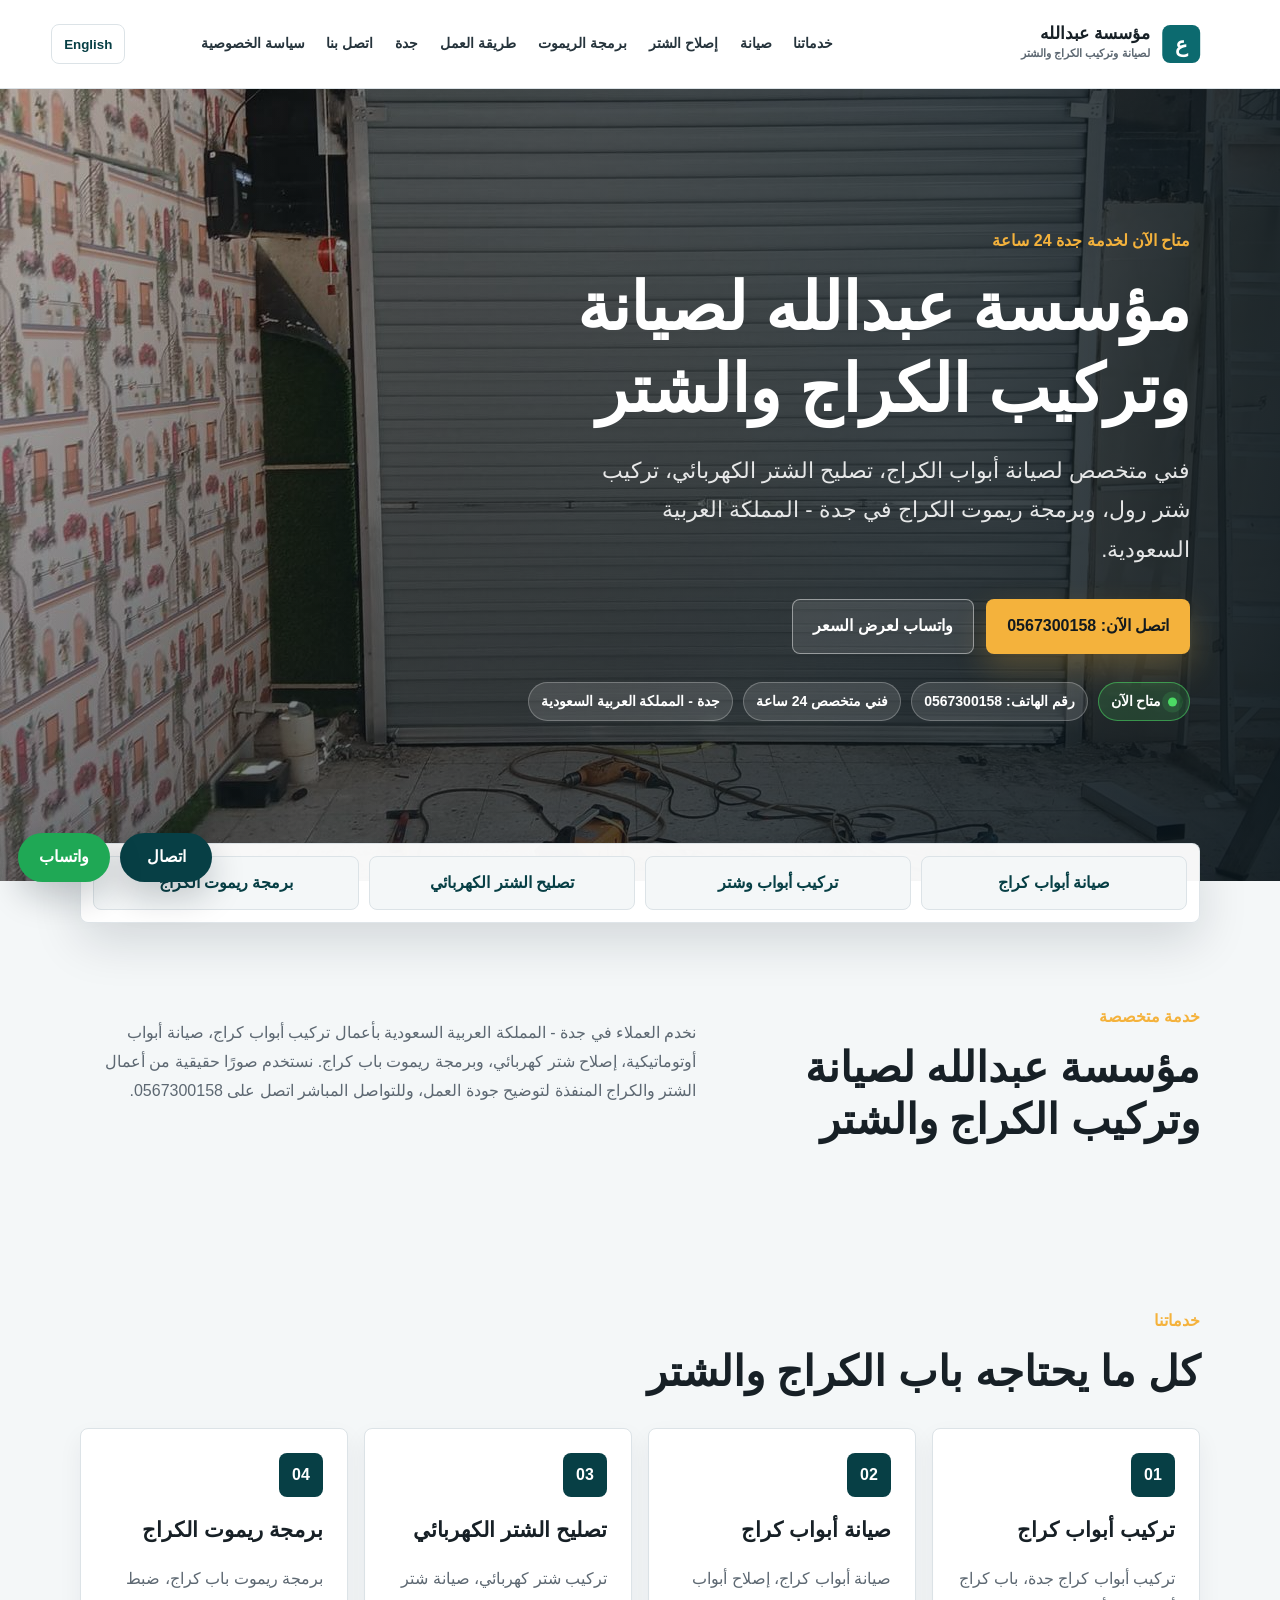
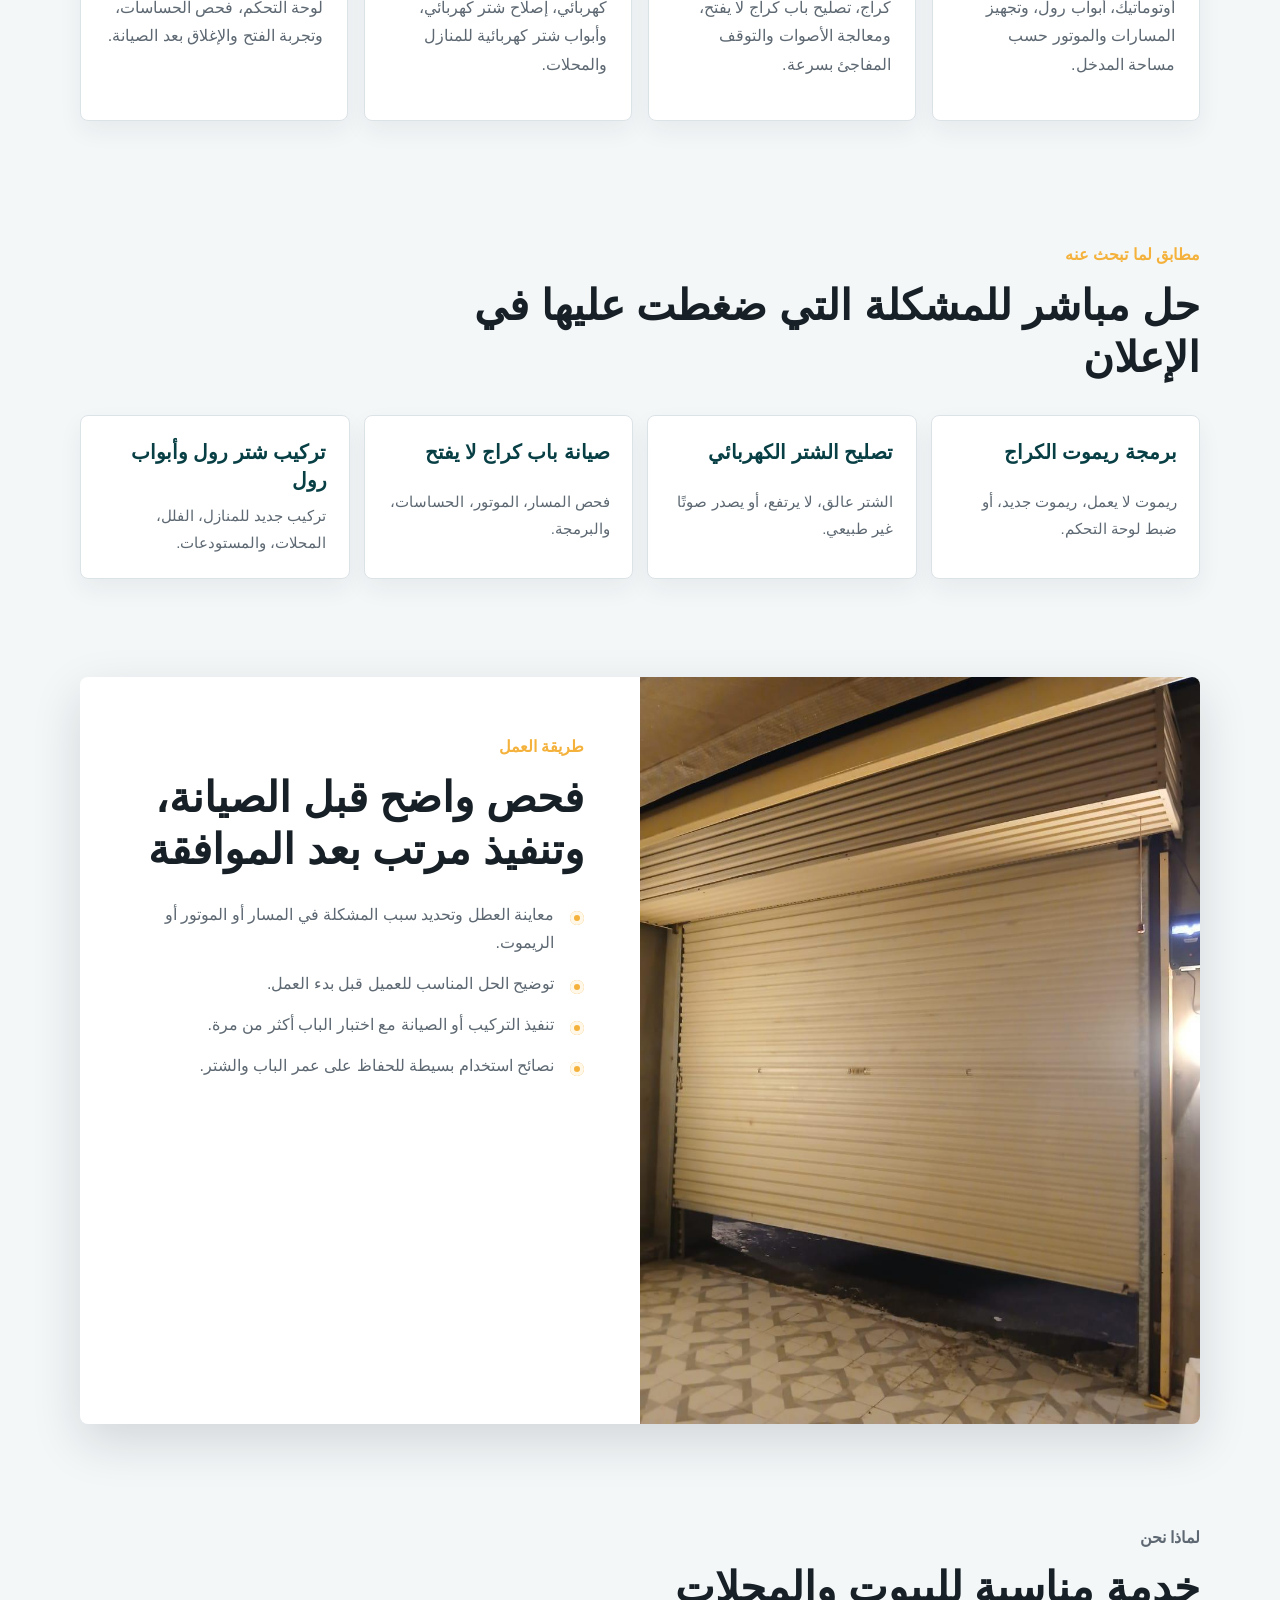
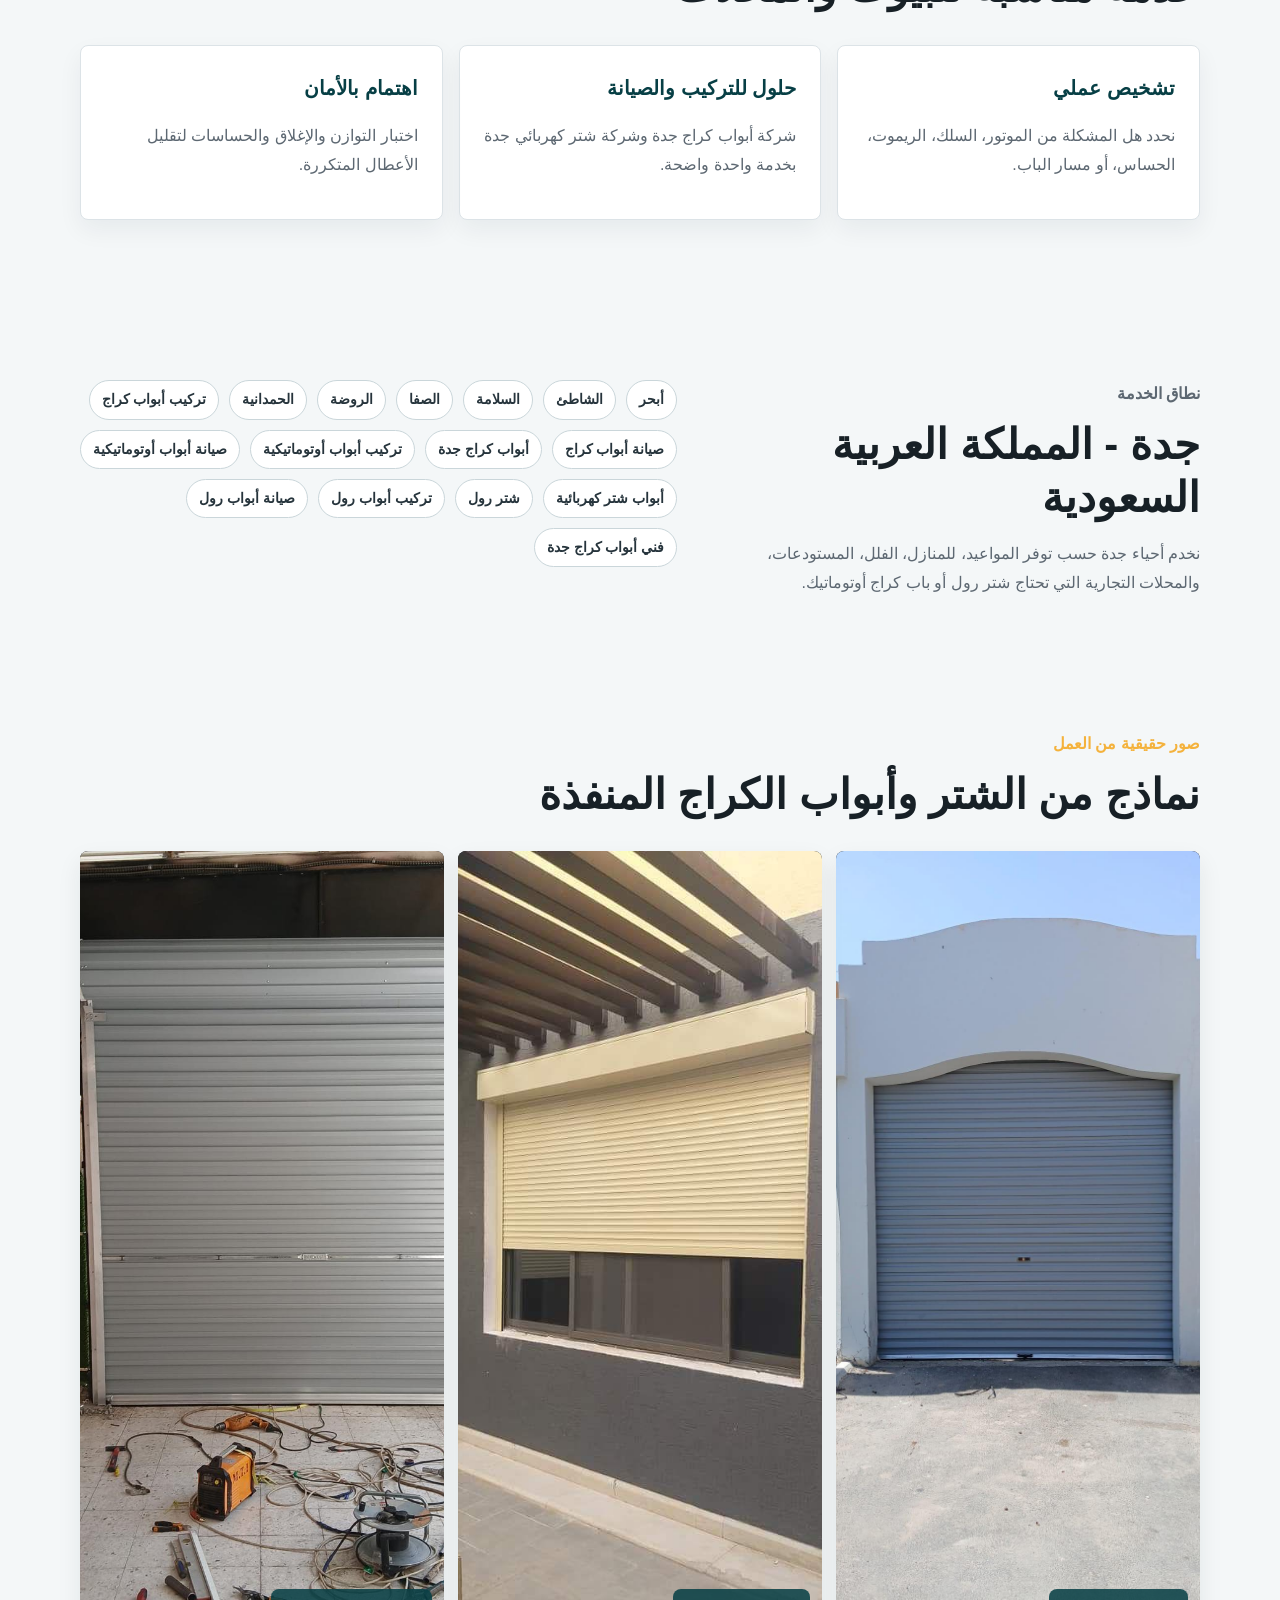
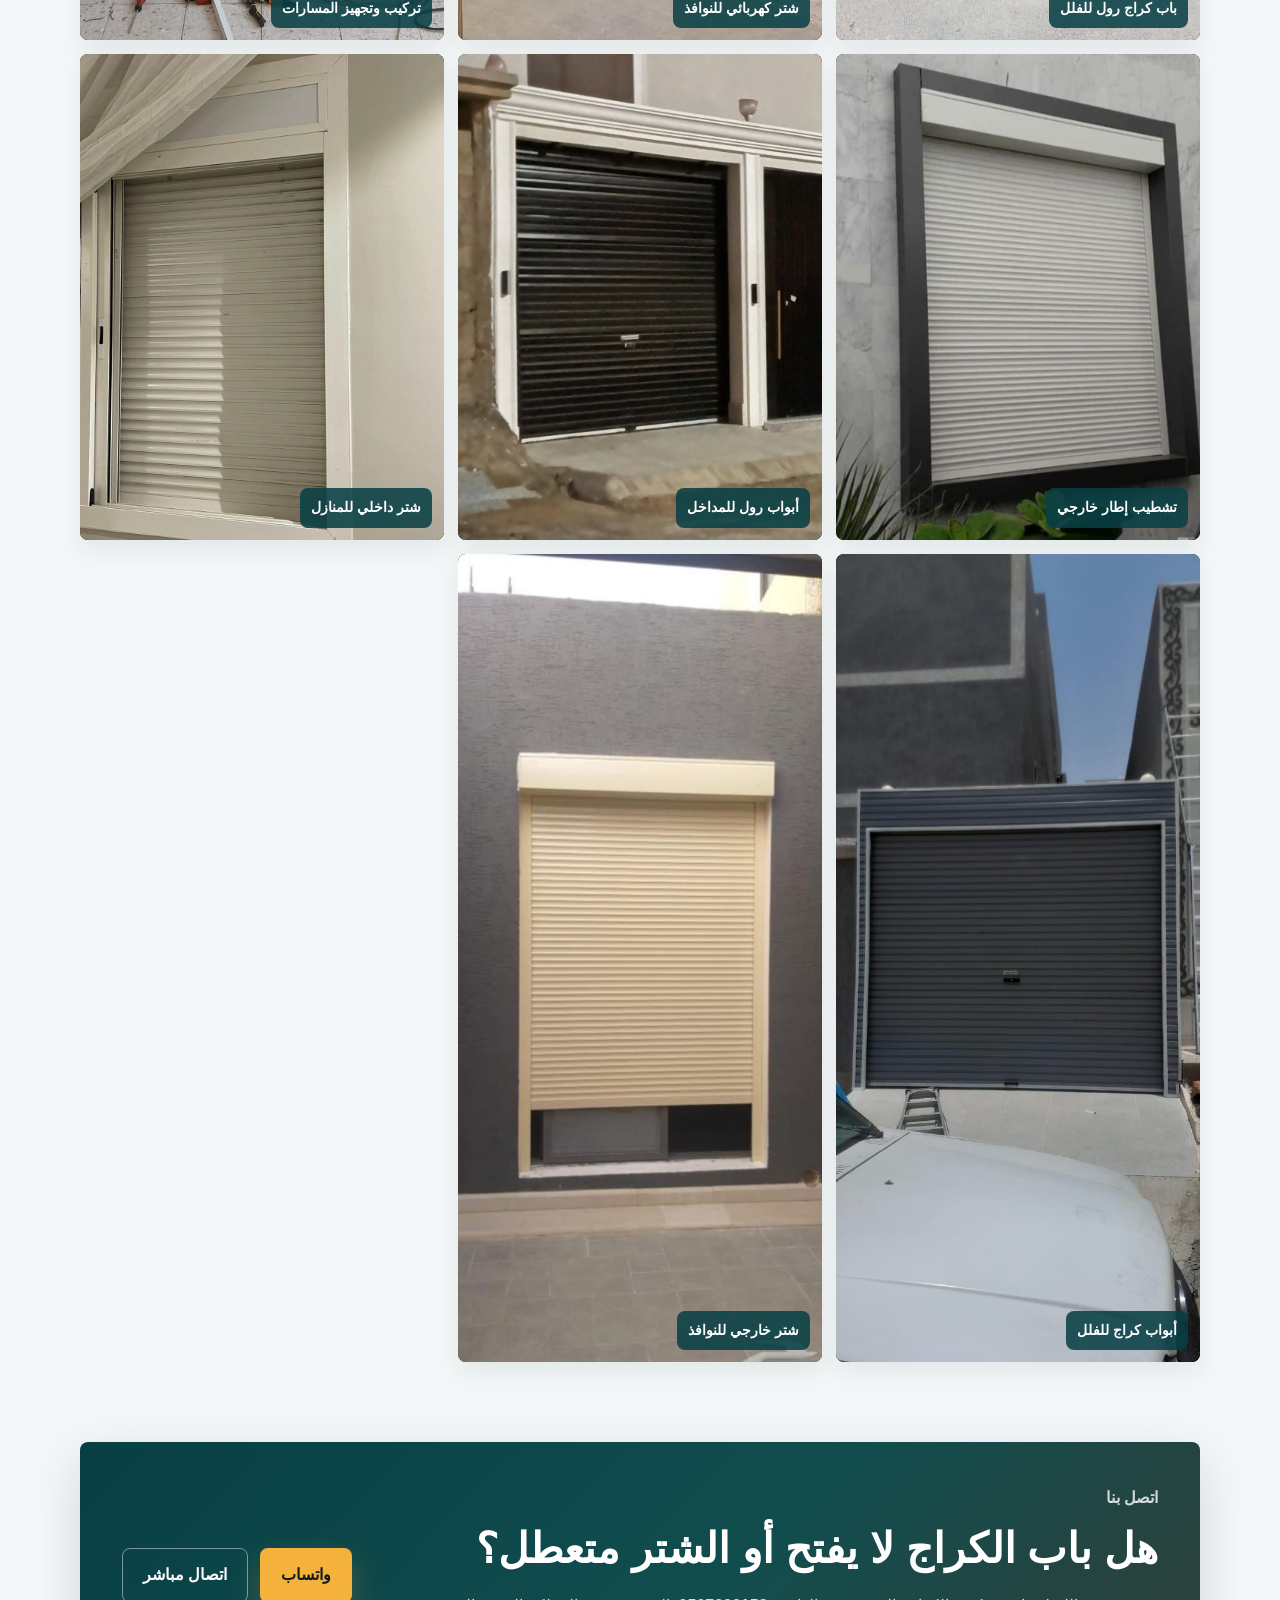
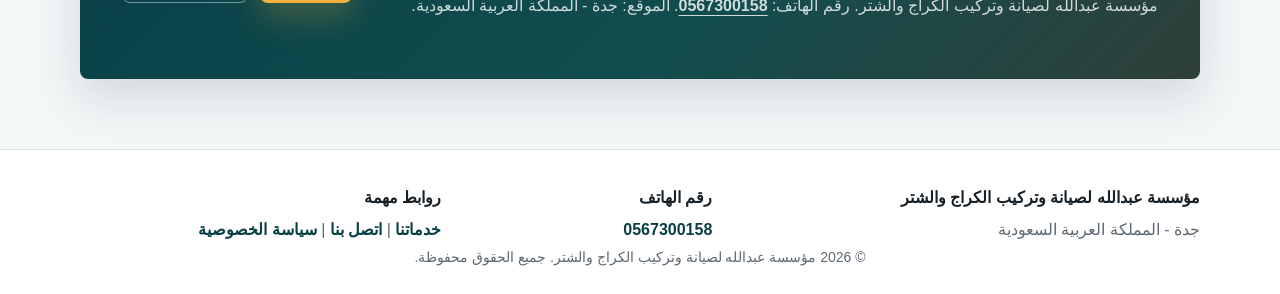
<file: index.html>
<!doctype html>
<html lang="ar" dir="rtl">
  <head>
    <meta charset="UTF-8" />
    <meta name="viewport" content="width=device-width, initial-scale=1.0" />
    <meta name="robots" content="index, follow, max-image-preview:large" />
    <meta name="theme-color" content="#0c6a6f" />
    <meta name="format-detection" content="telephone=yes" />
    <meta name="author" content="مؤسسة عبدالله لصيانة وتركيب الكراج والشتر" />
    <title>مؤسسة عبدالله لصيانة وتركيب الكراج والشتر | جدة</title>
    <meta
      name="description"
      content="مؤسسة عبدالله لصيانة وتركيب الكراج والشتر في جدة - المملكة العربية السعودية. اتصل بنا على 0567300158 لخدمات تركيب وصيانة أبواب الكراج والشتر الكهربائي."
    />
    <meta
      name="keywords"
      content="تركيب أبواب كراج, صيانة أبواب كراج, إصلاح أبواب كراج, باب كراج أوتوماتيك, أبواب كراج جدة, تركيب أبواب أوتوماتيكية, صيانة أبواب أوتوماتيكية, أبواب شتر كهربائية, تركيب شتر كهربائي, صيانة شتر كهربائي, إصلاح شتر كهربائي, شتر رول, أبواب رول, تركيب أبواب رول, صيانة أبواب رول, برمجة ريموت باب كراج, تصليح باب كراج لا يفتح, فني أبواب كراج جدة, شركة أبواب كراج جدة, شركة شتر كهربائي جدة"
    />
    <link rel="canonical" href="/" />
    <link rel="icon" type="image/svg+xml" href="assets/favicon.svg" />
    <link rel="apple-touch-icon" href="assets/favicon.svg" />
    <link rel="preload" as="image" href="assets/work-installation-tools.jpg" />
    <meta property="og:locale" content="ar_SA" />
    <meta property="og:type" content="website" />
    <meta property="og:site_name" content="مؤسسة عبدالله لصيانة وتركيب الكراج والشتر" />
    <meta property="og:title" content="مؤسسة عبدالله لصيانة وتركيب الكراج والشتر | جدة" />
    <meta
      property="og:description"
      content="تركيب وصيانة وإصلاح أبواب الكراج والشتر الكهربائي في جدة، مع برمجة ريموت وفحص أعطال الأبواب الأوتوماتيكية."
    />
    <meta property="og:url" content="/" />
    <meta property="og:image" content="assets/work-installation-tools.jpg" />
    <meta property="og:image:alt" content="تركيب شتر كهربائي وأبواب كراج في جدة" />
    <meta property="og:image:type" content="image/png" />
    <meta name="twitter:card" content="summary_large_image" />
    <meta name="twitter:title" content="مؤسسة عبدالله لصيانة وتركيب الكراج والشتر | جدة" />
    <meta
      name="twitter:description"
      content="خدمة تركيب وصيانة أبواب كراج، شتر كهربائي، أبواب رول، وبرمجة ريموت في جدة."
    />
    <meta name="twitter:image" content="assets/work-installation-tools.jpg" />
    <link rel="alternate" hreflang="ar-SA" href="/" />
    <link rel="alternate" hreflang="en-SA" href="/" />
    <script type="application/ld+json">
      {
        "@context": "https://schema.org",
        "@type": "LocalBusiness",
        "name": "مؤسسة عبدالله لصيانة وتركيب الكراج والشتر",
        "description": "تركيب وصيانة وإصلاح أبواب الكراج والشتر الكهربائي وأبواب الرول في جدة - المملكة العربية السعودية.",
        "image": "assets/work-installation-tools.jpg",
        "telephone": "+966567300158",
        "url": "/",
        "areaServed": {
          "@type": "City",
          "name": "جدة"
        },
        "address": {
          "@type": "PostalAddress",
          "addressLocality": "جدة",
          "addressCountry": "SA"
        },
        "priceRange": "$$",
        "openingHours": "Mo-Su 00:00-23:59",
        "sameAs": [
          "https://wa.me/966567300158"
        ],
        "hasOfferCatalog": {
          "@type": "OfferCatalog",
          "name": "خدمات أبواب الكراج والشتر",
          "itemListElement": [
            {
              "@type": "Offer",
              "itemOffered": {
                "@type": "Service",
                "name": "تركيب أبواب كراج"
              }
            },
            {
              "@type": "Offer",
              "itemOffered": {
                "@type": "Service",
                "name": "صيانة أبواب كراج"
              }
            },
            {
              "@type": "Offer",
              "itemOffered": {
                "@type": "Service",
                "name": "تركيب وصيانة شتر كهربائي"
              }
            },
            {
              "@type": "Offer",
              "itemOffered": {
                "@type": "Service",
                "name": "برمجة ريموت باب كراج"
              }
            }
          ]
        }
      }
    </script>
    <link rel="stylesheet" href="styles.css" />
  </head>
  <body>
    <header class="site-header">
      <a class="brand" href="#home" aria-label="العودة للرئيسية">
        <img class="brand-logo" src="assets/header-logo.svg" alt="مؤسسة عبدالله لصيانة وتركيب الكراج والشتر" />
      </a>
      <div class="header-actions">
        <button class="lang-toggle" type="button" aria-label="Change language" data-lang-toggle>English</button>
        <button class="menu-toggle" type="button" aria-label="فتح القائمة" aria-expanded="false">
          <span></span><span></span><span></span>
        </button>
      </div>
      <nav class="nav-links" aria-label="التنقل الرئيسي">
        <a href="#services">خدماتنا</a>
        <a href="#maintenance">صيانة</a>
        <a href="#shutter-repair">إصلاح الشتر</a>
        <a href="#remote-programming">برمجة الريموت</a>
        <a href="#work">طريقة العمل</a>
        <a href="#areas">جدة</a>
        <a href="#contact">اتصل بنا</a>
        <a href="privacy.html">سياسة الخصوصية</a>
      </nav>
    </header>

    <main id="home">
      <section class="hero">
        <img src="assets/work-installation-tools.jpg" alt="تركيب شتر كهربائي وأبواب كراج في جدة" />
        <div class="hero-overlay"></div>
        <div class="hero-content">
          <p class="eyebrow">متاح الآن لخدمة جدة 24 ساعة</p>
          <h1>مؤسسة عبدالله لصيانة وتركيب الكراج والشتر</h1>
          <p class="lead">
            فني متخصص لصيانة أبواب الكراج، تصليح الشتر الكهربائي، تركيب شتر رول، وبرمجة ريموت الكراج في جدة - المملكة العربية السعودية.
          </p>
          <div class="hero-actions">
            <a class="btn primary call-link" href="#">اتصل الآن: 0567300158</a>
            <a class="btn secondary whatsapp-link" href="#" data-message="السلام عليكم، أحتاج عرض سعر من مؤسسة عبدالله لصيانة وتركيب الكراج والشتر في جدة.">واتساب لعرض السعر</a>
          </div>
          <div class="hero-badges" aria-label="مميزات الخدمة">
            <span class="status-badge">متاح الآن</span>
            <span>رقم الهاتف: 0567300158</span>
            <span>فني متخصص 24 ساعة</span>
            <span>جدة - المملكة العربية السعودية</span>
          </div>
        </div>
      </section>

      <section class="quick-services" aria-label="قائمة الخدمات السريعة">
        <a href="#maintenance">صيانة أبواب كراج</a>
        <a href="#installation">تركيب أبواب وشتر</a>
        <a href="#shutter-repair">تصليح الشتر الكهربائي</a>
        <a href="#remote-programming">برمجة ريموت الكراج</a>
      </section>

      <section class="section intro">
        <div>
          <p class="section-kicker">خدمة متخصصة</p>
          <h2>مؤسسة عبدالله لصيانة وتركيب الكراج والشتر</h2>
        </div>
        <p>
          نخدم العملاء في جدة - المملكة العربية السعودية بأعمال تركيب أبواب كراج، صيانة أبواب أوتوماتيكية، إصلاح شتر كهربائي، وبرمجة ريموت باب كراج. نستخدم صورًا حقيقية من أعمال الشتر والكراج المنفذة لتوضيح جودة العمل، وللتواصل المباشر اتصل على 0567300158.
        </p>
      </section>

      <section class="section services" id="services">
        <div class="section-heading">
          <p class="section-kicker">خدماتنا</p>
          <h2>كل ما يحتاجه باب الكراج والشتر</h2>
        </div>
        <div class="service-grid">
          <article class="service-card" id="installation">
            <span class="service-icon">01</span>
            <h3>تركيب أبواب كراج</h3>
            <p>تركيب أبواب كراج جدة، باب كراج أوتوماتيك، أبواب رول، وتجهيز المسارات والموتور حسب مساحة المدخل.</p>
          </article>
          <article class="service-card" id="maintenance">
            <span class="service-icon">02</span>
            <h3>صيانة أبواب كراج</h3>
            <p>صيانة أبواب كراج، إصلاح أبواب كراج، تصليح باب كراج لا يفتح، ومعالجة الأصوات والتوقف المفاجئ بسرعة.</p>
          </article>
          <article class="service-card" id="shutter-repair">
            <span class="service-icon">03</span>
            <h3>تصليح الشتر الكهربائي</h3>
            <p>تركيب شتر كهربائي، صيانة شتر كهربائي، إصلاح شتر كهربائي، وأبواب شتر كهربائية للمنازل والمحلات.</p>
          </article>
          <article class="service-card" id="remote-programming">
            <span class="service-icon">04</span>
            <h3>برمجة ريموت الكراج</h3>
            <p>برمجة ريموت باب كراج، ضبط لوحة التحكم، فحص الحساسات، وتجربة الفتح والإغلاق بعد الصيانة.</p>
          </article>
        </div>
      </section>

      <section class="section ad-match">
        <div class="section-heading">
          <p class="section-kicker">مطابق لما تبحث عنه</p>
          <h2>حل مباشر للمشكلة التي ضغطت عليها في الإعلان</h2>
        </div>
        <div class="match-grid">
          <a href="#remote-programming">
            <strong>برمجة ريموت الكراج</strong>
            <span>ريموت لا يعمل، ريموت جديد، أو ضبط لوحة التحكم.</span>
          </a>
          <a href="#shutter-repair">
            <strong>تصليح الشتر الكهربائي</strong>
            <span>الشتر عالق، لا يرتفع، أو يصدر صوتًا غير طبيعي.</span>
          </a>
          <a href="#maintenance">
            <strong>صيانة باب كراج لا يفتح</strong>
            <span>فحص المسار، الموتور، الحساسات، والبرمجة.</span>
          </a>
          <a href="#installation">
            <strong>تركيب شتر رول وأبواب رول</strong>
            <span>تركيب جديد للمنازل، الفلل، المحلات، والمستودعات.</span>
          </a>
        </div>
      </section>

      <section class="feature-band" id="work">
        <div class="feature-media">
          <img src="assets/work-shutter-garage-night.jpg" alt="صيانة شتر كهربائي وأبواب رول في جدة" loading="lazy" decoding="async" />
        </div>
        <div class="feature-copy">
          <p class="section-kicker">طريقة العمل</p>
          <h2>فحص واضح قبل الصيانة، وتنفيذ مرتب بعد الموافقة</h2>
          <ul class="check-list">
            <li>معاينة العطل وتحديد سبب المشكلة في المسار أو الموتور أو الريموت.</li>
            <li>توضيح الحل المناسب للعميل قبل بدء العمل.</li>
            <li>تنفيذ التركيب أو الصيانة مع اختبار الباب أكثر من مرة.</li>
            <li>نصائح استخدام بسيطة للحفاظ على عمر الباب والشتر.</li>
          </ul>
        </div>
      </section>

      <section class="section why">
        <div class="section-heading">
          <p class="section-kicker">لماذا نحن</p>
          <h2>خدمة مناسبة للبيوت والمحلات</h2>
        </div>
        <div class="why-grid">
          <div>
            <strong>تشخيص عملي</strong>
            <p>نحدد هل المشكلة من الموتور، السلك، الريموت، الحساس، أو مسار الباب.</p>
          </div>
          <div>
            <strong>حلول للتركيب والصيانة</strong>
            <p>شركة أبواب كراج جدة وشركة شتر كهربائي جدة بخدمة واحدة واضحة.</p>
          </div>
          <div>
            <strong>اهتمام بالأمان</strong>
            <p>اختبار التوازن والإغلاق والحساسات لتقليل الأعطال المتكررة.</p>
          </div>
        </div>
      </section>

      <section class="section areas" id="areas">
        <div>
          <p class="section-kicker">نطاق الخدمة</p>
          <h2>جدة - المملكة العربية السعودية</h2>
          <p>
            نخدم أحياء جدة حسب توفر المواعيد، للمنازل، الفلل، المستودعات، والمحلات التجارية التي تحتاج شتر رول أو باب كراج أوتوماتيك.
          </p>
        </div>
        <div class="tag-cloud" aria-label="أحياء وخدمات جدة">
          <span>أبحر</span>
          <span>الشاطئ</span>
          <span>السلامة</span>
          <span>الصفا</span>
          <span>الروضة</span>
          <span>الحمدانية</span>
          <span>تركيب أبواب كراج</span>
          <span>صيانة أبواب كراج</span>
          <span>أبواب كراج جدة</span>
          <span>تركيب أبواب أوتوماتيكية</span>
          <span>صيانة أبواب أوتوماتيكية</span>
          <span>أبواب شتر كهربائية</span>
          <span>شتر رول</span>
          <span>تركيب أبواب رول</span>
          <span>صيانة أبواب رول</span>
          <span>فني أبواب كراج جدة</span>
        </div>
      </section>

      <section class="section gallery" id="gallery">
        <div class="section-heading">
          <p class="section-kicker">صور حقيقية من العمل</p>
          <h2>نماذج من الشتر وأبواب الكراج المنفذة</h2>
        </div>
        <div class="gallery-grid">
          <figure>
            <img src="assets/work-garage-gray-front.jpg" alt="باب كراج رول رمادي في جدة" loading="lazy" decoding="async" />
            <figcaption>باب كراج رول للفلل</figcaption>
          </figure>
          <figure>
            <img src="assets/work-shutter-window-cream.jpg" alt="شتر كهربائي للنافذة بلون كريمي" loading="lazy" decoding="async" />
            <figcaption>شتر كهربائي للنوافذ</figcaption>
          </figure>
          <figure>
            <img src="assets/work-installation-tools.jpg" alt="تركيب شتر كهربائي مع معدات العمل" loading="lazy" decoding="async" />
            <figcaption>تركيب وتجهيز المسارات</figcaption>
          </figure>
          <figure>
            <img src="assets/work-window-frame.jpg" alt="شتر نافذة بإطار خارجي حديث" loading="lazy" decoding="async" />
            <figcaption>تشطيب إطار خارجي</figcaption>
          </figure>
          <figure>
            <img src="assets/work-black-garage.jpg" alt="باب كراج رول أسود" loading="lazy" decoding="async" />
            <figcaption>أبواب رول للمداخل</figcaption>
          </figure>
          <figure>
            <img src="assets/work-indoor-shutter.jpg" alt="شتر داخلي للنافذة" loading="lazy" decoding="async" />
            <figcaption>شتر داخلي للمنازل</figcaption>
          </figure>
          <figure>
            <img src="assets/work-garage-dark-villa.jpg" alt="باب كراج رول رمادي داكن لفيلا في جدة" loading="lazy" decoding="async" />
            <figcaption>أبواب كراج للفلل</figcaption>
          </figure>
          <figure>
            <img src="assets/work-window-shutter-courtyard.jpg" alt="شتر نافذة خارجي في فناء منزل" loading="lazy" decoding="async" />
            <figcaption>شتر خارجي للنوافذ</figcaption>
          </figure>
        </div>
      </section>

      <section class="contact" id="contact">
        <div>
          <p class="section-kicker">اتصل بنا</p>
          <h2>هل باب الكراج لا يفتح أو الشتر متعطل؟</h2>
          <p>
            مؤسسة عبدالله لصيانة وتركيب الكراج والشتر. رقم الهاتف:
            <a class="text-link call-link" href="#">0567300158</a>. الموقع: جدة - المملكة العربية السعودية.
          </p>
        </div>
        <div class="contact-actions">
          <a class="btn primary whatsapp-link" href="#" data-message="السلام عليكم، أحتاج خدمة من مؤسسة عبدالله لصيانة وتركيب الكراج والشتر في جدة.">واتساب</a>
          <a class="btn secondary call-link" href="#">اتصال مباشر</a>
        </div>
      </section>
    </main>

    <footer class="site-footer">
      <div class="footer-grid">
        <div>
          <strong>مؤسسة عبدالله لصيانة وتركيب الكراج والشتر</strong>
          <p>جدة - المملكة العربية السعودية</p>
        </div>
        <div>
          <strong>رقم الهاتف</strong>
          <p><a class="call-link" href="#">0567300158</a></p>
        </div>
        <div>
          <strong>روابط مهمة</strong>
          <p><a href="#services">خدماتنا</a> | <a href="#contact">اتصل بنا</a> | <a href="privacy.html">سياسة الخصوصية</a></p>
        </div>
      </div>
      <p>© <span id="year"></span> مؤسسة عبدالله لصيانة وتركيب الكراج والشتر. جميع الحقوق محفوظة.</p>
    </footer>

    <div class="floating-actions" aria-label="تواصل سريع">
      <a class="float-call call-link" href="#">اتصال</a>
      <a class="float-whatsapp whatsapp-link" href="#" data-message="السلام عليكم، أحتاج خدمة عاجلة من مؤسسة عبدالله لصيانة وتركيب الكراج والشتر في جدة.">واتساب</a>
    </div>

    <script src="script.js"></script>
  </body>
</html>
</file>
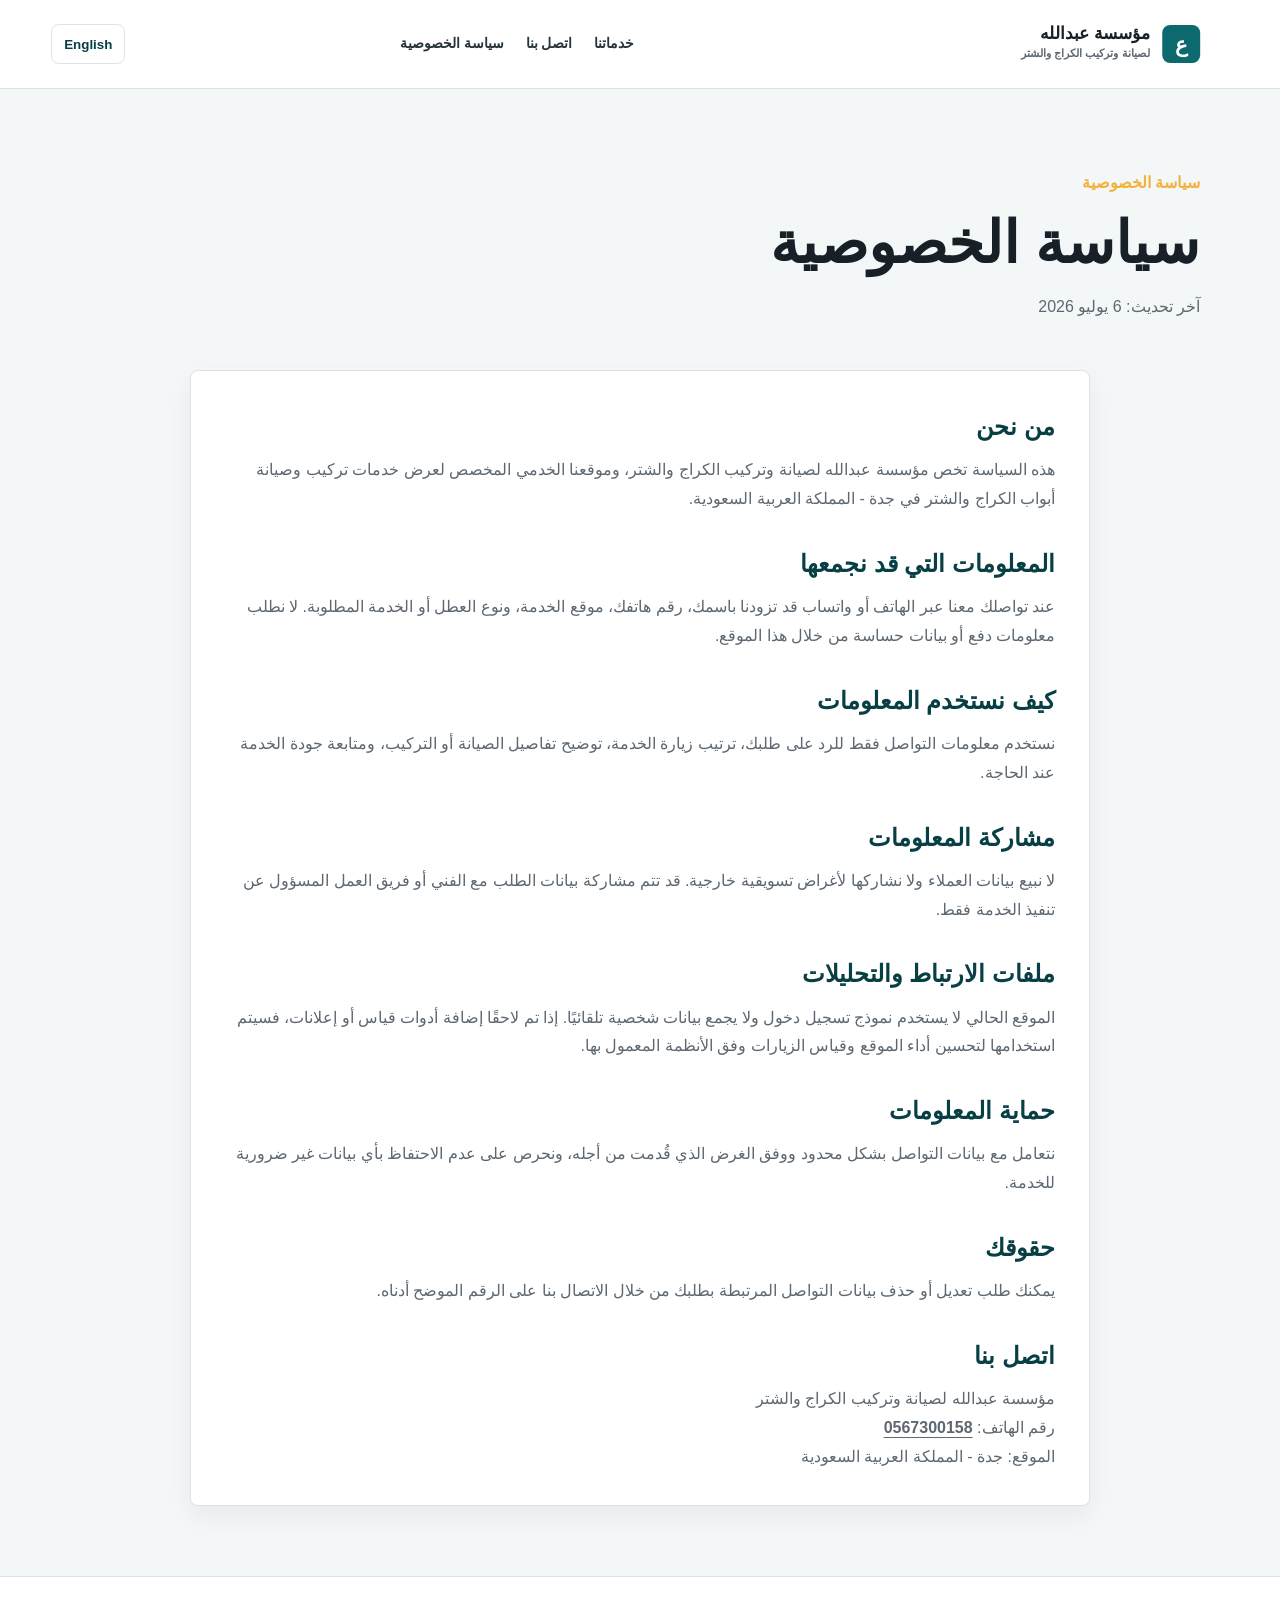
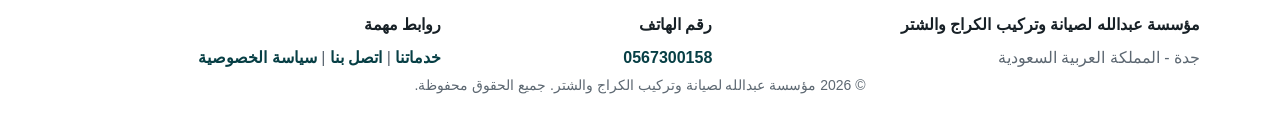
<file: privacy.html>
<!doctype html>
<html lang="ar" dir="rtl">
  <head>
    <meta charset="UTF-8" />
    <meta name="viewport" content="width=device-width, initial-scale=1.0" />
    <meta name="robots" content="index, follow" />
    <meta name="theme-color" content="#0c6a6f" />
    <meta name="format-detection" content="telephone=yes" />
    <title>سياسة الخصوصية | مؤسسة عبدالله لصيانة وتركيب الكراج والشتر</title>
    <meta
      name="description"
      content="سياسة الخصوصية الخاصة بمؤسسة عبدالله لصيانة وتركيب الكراج والشتر في جدة - المملكة العربية السعودية."
    />
    <link rel="canonical" href="/privacy.html" />
    <link rel="icon" type="image/svg+xml" href="assets/favicon.svg" />
    <link rel="apple-touch-icon" href="assets/favicon.svg" />
    <link rel="stylesheet" href="styles.css" />
  </head>
  <body>
    <header class="site-header">
      <a class="brand" href="index.html#home" aria-label="العودة للرئيسية">
        <img class="brand-logo" src="assets/header-logo.svg" alt="مؤسسة عبدالله لصيانة وتركيب الكراج والشتر" />
      </a>
      <div class="header-actions">
        <button class="lang-toggle" type="button" aria-label="Change language" data-lang-toggle>English</button>
        <button class="menu-toggle" type="button" aria-label="فتح القائمة" aria-expanded="false">
          <span></span><span></span><span></span>
        </button>
      </div>
      <nav class="nav-links" aria-label="التنقل الرئيسي">
        <a href="index.html#services">خدماتنا</a>
        <a href="index.html#contact">اتصل بنا</a>
        <a href="privacy.html" aria-current="page">سياسة الخصوصية</a>
      </nav>
    </header>

    <main>
      <section class="page-hero">
        <p class="section-kicker">سياسة الخصوصية</p>
        <h1>سياسة الخصوصية</h1>
        <p>آخر تحديث: 6 يوليو 2026</p>
      </section>

      <section class="policy-content">
        <h2>من نحن</h2>
        <p>
          هذه السياسة تخص مؤسسة عبدالله لصيانة وتركيب الكراج والشتر، وموقعنا الخدمي المخصص لعرض خدمات تركيب وصيانة أبواب الكراج والشتر في جدة - المملكة العربية السعودية.
        </p>

        <h2>المعلومات التي قد نجمعها</h2>
        <p>
          عند تواصلك معنا عبر الهاتف أو واتساب قد تزودنا باسمك، رقم هاتفك، موقع الخدمة، ونوع العطل أو الخدمة المطلوبة. لا نطلب معلومات دفع أو بيانات حساسة من خلال هذا الموقع.
        </p>

        <h2>كيف نستخدم المعلومات</h2>
        <p>
          نستخدم معلومات التواصل فقط للرد على طلبك، ترتيب زيارة الخدمة، توضيح تفاصيل الصيانة أو التركيب، ومتابعة جودة الخدمة عند الحاجة.
        </p>

        <h2>مشاركة المعلومات</h2>
        <p>
          لا نبيع بيانات العملاء ولا نشاركها لأغراض تسويقية خارجية. قد تتم مشاركة بيانات الطلب مع الفني أو فريق العمل المسؤول عن تنفيذ الخدمة فقط.
        </p>

        <h2>ملفات الارتباط والتحليلات</h2>
        <p>
          الموقع الحالي لا يستخدم نموذج تسجيل دخول ولا يجمع بيانات شخصية تلقائيًا. إذا تم لاحقًا إضافة أدوات قياس أو إعلانات، فسيتم استخدامها لتحسين أداء الموقع وقياس الزيارات وفق الأنظمة المعمول بها.
        </p>

        <h2>حماية المعلومات</h2>
        <p>
          نتعامل مع بيانات التواصل بشكل محدود ووفق الغرض الذي قُدمت من أجله، ونحرص على عدم الاحتفاظ بأي بيانات غير ضرورية للخدمة.
        </p>

        <h2>حقوقك</h2>
        <p>
          يمكنك طلب تعديل أو حذف بيانات التواصل المرتبطة بطلبك من خلال الاتصال بنا على الرقم الموضح أدناه.
        </p>

        <h2>اتصل بنا</h2>
        <p>
          مؤسسة عبدالله لصيانة وتركيب الكراج والشتر<br />
          رقم الهاتف: <a class="text-link call-link" href="#">0567300158</a><br />
          الموقع: جدة - المملكة العربية السعودية
        </p>
      </section>
    </main>

    <footer class="site-footer">
      <div class="footer-grid">
        <div>
          <strong>مؤسسة عبدالله لصيانة وتركيب الكراج والشتر</strong>
          <p>جدة - المملكة العربية السعودية</p>
        </div>
        <div>
          <strong>رقم الهاتف</strong>
          <p><a class="call-link" href="#">0567300158</a></p>
        </div>
        <div>
          <strong>روابط مهمة</strong>
          <p><a href="index.html#services">خدماتنا</a> | <a href="index.html#contact">اتصل بنا</a> | <a href="privacy.html">سياسة الخصوصية</a></p>
        </div>
      </div>
      <p>© <span id="year"></span> مؤسسة عبدالله لصيانة وتركيب الكراج والشتر. جميع الحقوق محفوظة.</p>
    </footer>

    <script src="script.js"></script>
  </body>
</html>
</file>
<file: styles.css>
:root {
  --ink: #172026;
  --muted: #5d6872;
  --panel: #ffffff;
  --line: #dce3e7;
  --brand: #0c6a6f;
  --brand-dark: #073f45;
  --accent: #f4b23c;
  --soft: #f4f7f8;
  --warm: #fff7e7;
  --shadow: 0 18px 50px rgba(9, 24, 33, 0.14);
}

* {
  box-sizing: border-box;
}

html {
  scroll-behavior: smooth;
}

body {
  margin: 0;
  font-family: Tahoma, Arial, sans-serif;
  color: var(--ink);
  background: var(--soft);
  line-height: 1.8;
}

a {
  color: inherit;
  text-decoration: none;
}

img {
  display: block;
  width: 100%;
}

.site-header {
  position: sticky;
  top: 0;
  z-index: 10;
  display: flex;
  align-items: center;
  justify-content: space-between;
  gap: 24px;
  padding: 14px clamp(18px, 4vw, 56px);
  background: rgba(255, 255, 255, 0.93);
  border-bottom: 1px solid var(--line);
  backdrop-filter: blur(14px);
}

.brand {
  display: flex;
  align-items: center;
  gap: 12px;
  flex: 0 0 auto;
  order: 0;
}

.brand-logo {
  width: clamp(230px, 25vw, 330px);
  height: auto;
  max-height: 60px;
  object-fit: contain;
}

.brand-mark {
  display: grid;
  place-items: center;
  width: 46px;
  height: 46px;
  border-radius: 8px;
  background: var(--brand);
  color: white;
  font-weight: 800;
  font-size: 24px;
}

.brand strong,
.brand small {
  display: block;
}

.brand small {
  color: var(--muted);
  font-size: 12px;
  margin-top: -3px;
}

.header-actions {
  display: flex;
  align-items: center;
  gap: 10px;
  order: 2;
}

.lang-toggle {
  min-height: 40px;
  padding: 8px 12px;
  border: 1px solid var(--line);
  border-radius: 8px;
  background: white;
  color: var(--brand-dark);
  font-weight: 800;
  cursor: pointer;
}

.nav-links {
  display: flex;
  align-items: center;
  gap: clamp(10px, 1.4vw, 18px);
  color: #26343c;
  font-size: 14px;
  font-weight: 700;
  order: 1;
}

.nav-links a {
  padding: 8px 2px;
}

.nav-links a:hover {
  color: var(--brand);
}

.menu-toggle {
  display: none;
  width: 42px;
  height: 42px;
  border: 1px solid var(--line);
  border-radius: 8px;
  background: white;
}

.menu-toggle span {
  display: block;
  width: 20px;
  height: 2px;
  margin: 5px auto;
  background: var(--ink);
}

.hero {
  position: relative;
  min-height: 88svh;
  display: grid;
  align-items: center;
  overflow: hidden;
  background: #101820;
}

.hero img,
.hero-overlay {
  position: absolute;
  inset: 0;
  height: 100%;
  object-fit: cover;
}

.hero-overlay {
  background:
    linear-gradient(90deg, rgba(8, 19, 25, 0.12), rgba(8, 19, 25, 0.88)),
    linear-gradient(0deg, rgba(8, 19, 25, 0.38), rgba(8, 19, 25, 0.08));
}

.hero-content {
  position: relative;
  z-index: 1;
  width: min(720px, calc(100% - 36px));
  margin-inline: clamp(18px, 7vw, 90px);
  padding: 74px 0 96px;
  color: white;
}

.eyebrow,
.section-kicker {
  margin: 0 0 10px;
  color: var(--accent);
  font-weight: 800;
  letter-spacing: 0;
}

.hero h1,
.section h2,
.feature-copy h2,
.contact h2 {
  margin: 0;
  line-height: 1.25;
}

.hero h1 {
  max-width: 680px;
  font-size: clamp(34px, 6vw, 66px);
}

.lead {
  max-width: 620px;
  margin: 20px 0 0;
  color: rgba(255, 255, 255, 0.88);
  font-size: clamp(17px, 2.4vw, 22px);
}

.hero-actions,
.contact-actions {
  display: flex;
  flex-wrap: wrap;
  gap: 12px;
  margin-top: 30px;
}

.btn {
  display: inline-flex;
  align-items: center;
  justify-content: center;
  min-height: 48px;
  padding: 12px 20px;
  border: 1px solid transparent;
  border-radius: 8px;
  font-weight: 800;
  transition: transform 0.2s ease, box-shadow 0.2s ease, background 0.2s ease;
}

.btn:hover {
  transform: translateY(-2px);
}

.btn.primary {
  color: #121a1f;
  background: var(--accent);
  box-shadow: 0 14px 32px rgba(244, 178, 60, 0.24);
}

.btn.secondary {
  color: white;
  border-color: rgba(255, 255, 255, 0.45);
  background: rgba(255, 255, 255, 0.1);
}

.hero-badges {
  display: flex;
  flex-wrap: wrap;
  gap: 10px;
  margin-top: 28px;
}

.hero-badges span,
.tag-cloud span {
  border: 1px solid rgba(255, 255, 255, 0.25);
  border-radius: 999px;
  padding: 6px 12px;
  background: rgba(255, 255, 255, 0.12);
  color: white;
  font-size: 14px;
  font-weight: 700;
}

.hero-badges .status-badge {
  position: relative;
  padding-right: 28px;
  border-color: rgba(76, 217, 100, 0.55);
  background: rgba(76, 217, 100, 0.16);
}

.hero-badges .status-badge::before {
  content: "";
  position: absolute;
  right: 12px;
  top: 50%;
  width: 9px;
  height: 9px;
  border-radius: 50%;
  background: #4cd964;
  transform: translateY(-50%);
  box-shadow: 0 0 0 6px rgba(76, 217, 100, 0.14);
}

.quick-services {
  position: relative;
  z-index: 2;
  display: grid;
  grid-template-columns: repeat(4, 1fr);
  gap: 10px;
  width: min(1120px, calc(100% - 36px));
  margin: -38px auto 0;
  padding: 12px;
  border: 1px solid rgba(220, 227, 231, 0.9);
  border-radius: 8px;
  background: rgba(255, 255, 255, 0.96);
  box-shadow: var(--shadow);
}

.quick-services a {
  display: flex;
  align-items: center;
  justify-content: center;
  min-height: 54px;
  padding: 10px 12px;
  border: 1px solid var(--line);
  border-radius: 8px;
  background: var(--soft);
  color: var(--brand-dark);
  font-weight: 800;
  text-align: center;
}

.quick-services a:hover {
  border-color: var(--brand);
  background: white;
}

.section,
.feature-band,
.contact {
  width: min(1120px, calc(100% - 36px));
  margin: 0 auto;
}

.section {
  padding: 80px 0;
}

.intro {
  display: grid;
  grid-template-columns: minmax(240px, 0.85fr) minmax(280px, 1.15fr);
  gap: 48px;
  align-items: start;
}

.section h2,
.feature-copy h2,
.contact h2 {
  font-size: clamp(27px, 4vw, 42px);
}

.intro p:last-child,
.areas p,
.why p,
.service-card p,
.contact p,
.feature-copy li {
  color: var(--muted);
}

.section-heading {
  max-width: 730px;
  margin-bottom: 30px;
}

.service-grid {
  display: grid;
  grid-template-columns: repeat(4, 1fr);
  gap: 16px;
}

.service-card,
.why-grid > div {
  min-height: 100%;
  padding: 24px;
  border: 1px solid var(--line);
  border-radius: 8px;
  background: var(--panel);
  box-shadow: 0 10px 24px rgba(18, 34, 43, 0.06);
}

.service-icon {
  display: inline-grid;
  place-items: center;
  width: 44px;
  height: 44px;
  margin-bottom: 14px;
  border-radius: 8px;
  background: var(--brand-dark);
  color: white;
  font-weight: 800;
}

.service-card h3 {
  margin: 0 0 8px;
  font-size: 21px;
}

.service-card {
  scroll-margin-top: 96px;
}

.ad-match {
  padding-top: 40px;
}

.match-grid {
  display: grid;
  grid-template-columns: repeat(4, 1fr);
  gap: 14px;
}

.match-grid a {
  display: grid;
  gap: 8px;
  min-height: 150px;
  padding: 22px;
  border: 1px solid var(--line);
  border-radius: 8px;
  background: white;
  box-shadow: 0 10px 24px rgba(18, 34, 43, 0.06);
}

.match-grid strong {
  color: var(--brand-dark);
  font-size: 20px;
  line-height: 1.4;
}

.match-grid span {
  color: var(--muted);
  font-size: 15px;
}

.feature-band {
  display: grid;
  grid-template-columns: 1fr 1fr;
  gap: 0;
  overflow: hidden;
  margin-top: 18px;
  margin-bottom: 20px;
  border-radius: 8px;
  background: var(--panel);
  box-shadow: var(--shadow);
}

.feature-media img {
  height: 100%;
  min-height: 430px;
  object-fit: cover;
}

.feature-copy {
  padding: clamp(30px, 5vw, 56px);
}

.check-list {
  display: grid;
  gap: 12px;
  margin: 24px 0 0;
  padding: 0;
  list-style: none;
}

.check-list li {
  position: relative;
  padding-right: 30px;
}

.check-list li::before {
  content: "";
  position: absolute;
  top: 10px;
  right: 0;
  width: 14px;
  height: 14px;
  border-radius: 50%;
  background: var(--accent);
  box-shadow: inset 0 0 0 4px var(--warm);
}

.why-grid {
  display: grid;
  grid-template-columns: repeat(3, 1fr);
  gap: 16px;
}

.why-grid strong {
  display: block;
  margin-bottom: 8px;
  color: var(--brand-dark);
  font-size: 20px;
}

.areas {
  display: grid;
  grid-template-columns: 0.9fr 1.1fr;
  gap: 34px;
  align-items: start;
}

.tag-cloud {
  display: flex;
  flex-wrap: wrap;
  gap: 10px;
}

.tag-cloud span {
  border-color: #cad6da;
  background: white;
  color: #26343c;
}

.gallery {
  padding-top: 36px;
}

.gallery-grid {
  display: grid;
  grid-template-columns: repeat(3, 1fr);
  gap: 14px;
}

.gallery-grid figure {
  position: relative;
  overflow: hidden;
  min-height: 310px;
  margin: 0;
  border-radius: 8px;
  background: #111;
  box-shadow: 0 10px 24px rgba(18, 34, 43, 0.08);
}

.gallery-grid img {
  height: 100%;
  min-height: 310px;
  object-fit: cover;
  transition: transform 0.28s ease;
}

.gallery-grid figure:hover img {
  transform: scale(1.04);
}

.gallery-grid figcaption {
  position: absolute;
  right: 12px;
  bottom: 12px;
  max-width: calc(100% - 24px);
  padding: 7px 11px;
  border-radius: 8px;
  color: white;
  background: rgba(7, 63, 69, 0.86);
  font-size: 14px;
  font-weight: 800;
}

.contact {
  display: flex;
  justify-content: space-between;
  gap: 30px;
  align-items: center;
  padding: 42px;
  margin-bottom: 70px;
  border-radius: 8px;
  color: white;
  background: linear-gradient(135deg, var(--brand-dark), #124d4e 58%, #2f3f39);
  box-shadow: var(--shadow);
}

.contact p {
  color: rgba(255, 255, 255, 0.8);
}

.contact .btn.secondary {
  background: transparent;
}

.text-link {
  color: inherit;
  font-weight: 800;
  text-decoration: underline;
  text-underline-offset: 4px;
}

.site-footer {
  padding: 34px clamp(18px, 4vw, 56px) 24px;
  color: var(--muted);
  background: white;
  border-top: 1px solid var(--line);
}

.site-footer > p {
  margin: 22px 0 0;
  text-align: center;
  font-size: 14px;
}

.site-footer strong {
  display: block;
  color: var(--ink);
  margin-bottom: 4px;
}

.site-footer p {
  margin: 0;
}

.site-footer a {
  color: var(--brand-dark);
  font-weight: 800;
}

.footer-grid {
  display: grid;
  grid-template-columns: 1.3fr 0.7fr 1fr;
  gap: 18px;
  width: min(1120px, 100%);
  margin: 0 auto;
  text-align: right;
}

.page-hero {
  width: min(1120px, calc(100% - 36px));
  margin: 0 auto;
  padding: 80px 0 32px;
}

.page-hero h1 {
  margin: 0;
  font-size: clamp(34px, 5vw, 58px);
  line-height: 1.2;
}

.page-hero p:last-child {
  color: var(--muted);
}

.policy-content {
  width: min(900px, calc(100% - 36px));
  margin: 0 auto 70px;
  padding: 34px;
  border: 1px solid var(--line);
  border-radius: 8px;
  background: white;
  box-shadow: 0 10px 24px rgba(18, 34, 43, 0.06);
}

.policy-content h2 {
  margin: 28px 0 8px;
  color: var(--brand-dark);
  font-size: 24px;
}

.policy-content h2:first-child {
  margin-top: 0;
}

.policy-content p {
  margin: 0;
  color: var(--muted);
}

.floating-actions {
  position: fixed;
  left: 18px;
  bottom: 18px;
  z-index: 20;
  display: flex;
  gap: 10px;
}

.floating-actions a {
  display: inline-flex;
  align-items: center;
  justify-content: center;
  min-width: 92px;
  min-height: 46px;
  padding: 10px 14px;
  border-radius: 999px;
  color: white;
  font-weight: 900;
  box-shadow: 0 14px 34px rgba(9, 24, 33, 0.22);
}

.float-call {
  background: var(--brand-dark);
}

.float-whatsapp {
  background: #1fa855;
}

html[dir="ltr"] body {
  font-family: Arial, Tahoma, sans-serif;
}

html[dir="ltr"] .site-header,
html[dir="ltr"] .nav-links,
html[dir="ltr"] .hero-actions,
html[dir="ltr"] .contact-actions,
html[dir="ltr"] .hero-badges,
html[dir="ltr"] .tag-cloud {
  direction: ltr;
}

html[dir="ltr"] .check-list li {
  padding-right: 0;
  padding-left: 30px;
}

html[dir="ltr"] .check-list li::before {
  right: auto;
  left: 0;
}

html[dir="ltr"] .hero-badges .status-badge {
  padding-right: 12px;
  padding-left: 28px;
}

html[dir="ltr"] .hero-badges .status-badge::before {
  right: auto;
  left: 12px;
}

html[dir="ltr"] .footer-grid {
  text-align: left;
}

html[dir="ltr"] .gallery-grid figcaption {
  right: auto;
  left: 12px;
}

@media (max-width: 960px) {
  .service-grid,
  .why-grid,
  .match-grid,
  .gallery-grid {
    grid-template-columns: repeat(2, 1fr);
  }

  .quick-services {
    grid-template-columns: repeat(2, 1fr);
  }

  .intro,
  .areas,
  .feature-band,
  .footer-grid {
    grid-template-columns: 1fr;
  }

  .feature-media img {
    min-height: 320px;
  }
}

@media (max-width: 720px) {
  .site-header {
    padding: 12px 16px;
    gap: 10px;
  }

  .menu-toggle {
    display: block;
  }

  .nav-links {
    position: absolute;
    top: calc(100% + 1px);
    inset-inline: 0;
    display: none;
    flex-direction: column;
    align-items: stretch;
    gap: 0;
    padding: 8px 18px 14px;
    background: white;
    border-bottom: 1px solid var(--line);
  }

  .nav-links.open {
    display: flex;
  }

  .nav-links a {
    padding: 12px 0;
    border-bottom: 1px solid var(--line);
  }

  .brand small {
    max-width: 190px;
    white-space: nowrap;
    overflow: hidden;
    text-overflow: ellipsis;
  }

  .brand-logo {
    width: min(210px, 56vw);
    max-height: 48px;
  }

  .lang-toggle {
    min-height: 42px;
    padding: 8px 10px;
    font-size: 13px;
  }

  .hero {
    min-height: 820px;
    align-items: end;
  }

  .hero-overlay {
    background:
      linear-gradient(180deg, rgba(8, 19, 25, 0.16), rgba(8, 19, 25, 0.93)),
      linear-gradient(90deg, rgba(8, 19, 25, 0.12), rgba(8, 19, 25, 0.64));
  }

  .hero-content {
    width: calc(100% - 32px);
    margin-inline: 16px;
    padding-bottom: 58px;
  }

  .btn {
    width: 100%;
  }

  .section {
    padding: 56px 0;
  }

  .service-grid,
  .why-grid,
  .match-grid,
  .gallery-grid {
    grid-template-columns: 1fr;
  }

  .quick-services {
    grid-template-columns: 1fr;
    margin-top: -26px;
  }

  .service-card,
  .why-grid > div {
    padding: 20px;
  }

  .feature-copy {
    padding: 28px 20px;
  }

  .contact {
    display: block;
    padding: 28px 20px;
  }

  .contact-actions {
    margin-top: 22px;
  }

  .footer-grid {
    text-align: center;
  }

  .policy-content {
    padding: 24px 20px;
  }

  .floating-actions {
    right: 12px;
    left: 12px;
    bottom: 12px;
    display: grid;
    grid-template-columns: 1fr 1fr;
  }

  .floating-actions a {
    min-width: 0;
    border-radius: 8px;
  }

  .site-footer {
    padding-bottom: 86px;
  }
}
</file>
